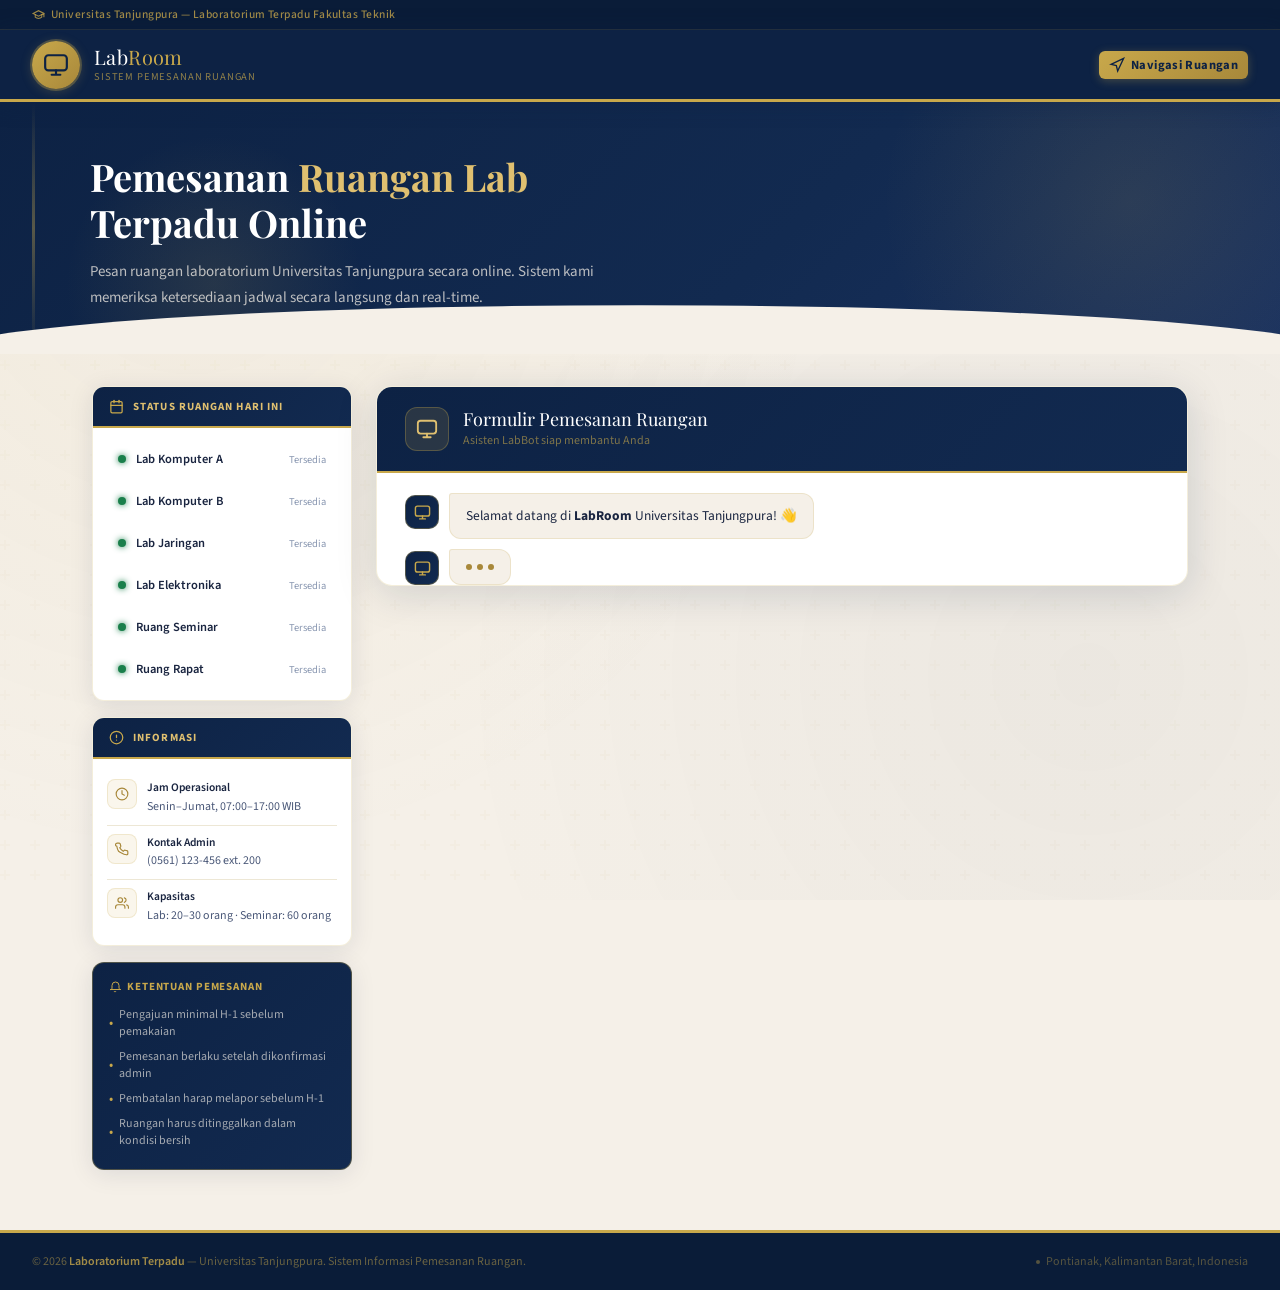
<file: index.html>
<!DOCTYPE html>
<html lang="id">
<head>
<meta charset="UTF-8">
<meta name="viewport" content="width=device-width, initial-scale=1.0">
<title>LabRoom — Sistem Pemesanan Ruangan Lab Terpadu | Universitas Tanjungpura</title>
<link href="https://fonts.googleapis.com/css2?family=Playfair+Display:wght@400;600;700&family=Source+Sans+3:wght@300;400;500;600;700&display=swap" rel="stylesheet">
<link rel="stylesheet" href="css/user.css">
</head>
<body>

<!-- INSTITUTIONAL TOP BAR -->
<div class="inst-bar">
  <span>
    <svg viewBox="0 0 24 24" fill="none" stroke="currentColor" stroke-width="2" stroke-linecap="round" style="width:13px;height:13px"><path d="M22 10v6M2 10l10-5 10 5-10 5z"/><path d="M6 12v5c3 3 9 3 12 0v-5"/></svg>
    Universitas Tanjungpura — Laboratorium Terpadu Fakultas Teknik
  </span>
</div>

<!-- TOPBAR -->
<div class="topbar">
  <a href="#" class="logo">
    <div class="logo-emblem">
      <svg viewBox="0 0 24 24" fill="none" stroke="var(--navy)" stroke-width="2" stroke-linecap="round"><rect x="2" y="3" width="20" height="14" rx="3"/><path d="M8 21h8M12 17v4"/></svg>
    </div>
    <div class="logo-texts">
      <div class="logo-main">Lab<span>Room</span></div>
      <div class="logo-sub">Sistem Pemesanan Ruangan</div>
    </div>
  </a>

  <div class="topbar-right">
    <a href="https://navigasi-upa.vercel.app/" class="nav-link btn-nav" target="_blank">
      <svg viewBox="0 0 24 24" fill="none" stroke="currentColor" stroke-width="2" stroke-linecap="round" style="width:16px;height:16px;margin-right:6px">
        <polygon points="3 11 22 2 13 21 11 13 3 11"/>
      </svg>
      Navigasi Ruangan
    </a>
  </div>
</div>

<!-- HERO -->
<div class="hero">
  <div class="hero-bg">
    <div class="hero-bg-circle"></div>
    <div class="hero-bg-circle"></div>
  </div>
  <div class="hero-line"></div>
  <div class="hero-content">
    <h1>Pemesanan <span>Ruangan Lab</span><br>Terpadu Online</h1>
    <p>Pesan ruangan laboratorium Universitas Tanjungpura secara online. Sistem kami memeriksa ketersediaan jadwal secara langsung dan real-time.</p>
  </div>
</div>

<!-- MAIN -->
<div class="main-layout">

  <!-- SIDEBAR -->
  <div class="sidebar">

    <!-- Room Status -->
    <div class="s-card anim-ready">
      <div class="s-card-header">
        <svg viewBox="0 0 24 24" fill="none" stroke="currentColor" stroke-width="2" stroke-linecap="round"><rect x="3" y="4" width="18" height="18" rx="2"/><line x1="16" y1="2" x2="16" y2="6"/><line x1="8" y1="2" x2="8" y2="6"/><line x1="3" y1="10" x2="21" y2="10"/></svg>
        <div class="s-card-title">Status Ruangan Hari Ini</div>
      </div>
      <div class="s-card-body" id="room-status-list"></div>
    </div>

    <!-- Info -->
    <div class="s-card anim-ready">
      <div class="s-card-header">
        <svg viewBox="0 0 24 24" fill="none" stroke="currentColor" stroke-width="2" stroke-linecap="round"><circle cx="12" cy="12" r="10"/><line x1="12" y1="8" x2="12" y2="12"/><line x1="12" y1="16" x2="12.01" y2="16"/></svg>
        <div class="s-card-title">Informasi</div>
      </div>
      <div class="s-card-body">
        <div class="info-row">
          <div class="iicon"><svg viewBox="0 0 24 24" fill="none" stroke="currentColor" stroke-width="2" stroke-linecap="round"><circle cx="12" cy="12" r="10"/><polyline points="12 6 12 12 16 14"/></svg></div>
          <div class="itext"><strong>Jam Operasional</strong>Senin–Jumat, 07:00–17:00 WIB</div>
        </div>
        <div class="info-row">
          <div class="iicon"><svg viewBox="0 0 24 24" fill="none" stroke="currentColor" stroke-width="2" stroke-linecap="round"><path d="M22 16.92v3a2 2 0 01-2.18 2 19.79 19.79 0 01-8.63-3.07A19.5 19.5 0 016.19 16a19.79 19.79 0 01-3.07-8.63A2 2 0 014.11 2h3a2 2 0 012 1.72c.127.96.361 1.903.7 2.81a2 2 0 01-.45 2.11L8.09 9.91a16 16 0 006 6l1.27-1.27a2 2 0 012.11-.45c.907.339 1.85.573 2.81.7A2 2 0 0122 16.92z"/></svg></div>
          <div class="itext"><strong>Kontak Admin</strong>(0561) 123-456 ext. 200</div>
        </div>
        <div class="info-row">
          <div class="iicon"><svg viewBox="0 0 24 24" fill="none" stroke="currentColor" stroke-width="2" stroke-linecap="round"><path d="M17 21v-2a4 4 0 00-4-4H5a4 4 0 00-4 4v2"/><circle cx="9" cy="7" r="4"/><path d="M23 21v-2a4 4 0 00-3-3.87"/><path d="M16 3.13a4 4 0 010 7.75"/></svg></div>
          <div class="itext"><strong>Kapasitas</strong>Lab: 20–30 orang · Seminar: 60 orang</div>
        </div>
      </div>
    </div>

    <!-- Notice -->
    <div class="notice-card anim-ready">
      <div class="notice-title">
        <svg viewBox="0 0 24 24" fill="none" stroke="currentColor" stroke-width="2" stroke-linecap="round"><path d="M22 17H2a3 3 0 004-3V9a7 7 0 0114 0v5a3 3 0 004 3zM13.73 21a2 2 0 01-3.46 0"/></svg>
        Ketentuan Pemesanan
      </div>
      <div class="notice-item">Pengajuan minimal H-1 sebelum pemakaian</div>
      <div class="notice-item">Pemesanan berlaku setelah dikonfirmasi admin</div>
      <div class="notice-item">Pembatalan harap melapor sebelum H-1</div>
      <div class="notice-item">Ruangan harus ditinggalkan dalam kondisi bersih</div>
    </div>

  </div>

  <!-- MAIN COL -->
  <div class="main-col">
    <div class="form-panel">
      <div class="form-panel-header">
        <div class="fph-left">
          <div class="fph-icon">
            <svg viewBox="0 0 24 24" fill="none" stroke="currentColor" stroke-width="2" stroke-linecap="round"><rect x="2" y="3" width="20" height="14" rx="3"/><path d="M8 21h8M12 17v4"/></svg>
          </div>
          <div>
            <div class="fph-title">Formulir Pemesanan Ruangan</div>
            <div class="fph-sub">
              Asisten LabBot siap membantu Anda
            </div>
          </div>
        </div>
      </div>

      <!-- BOT MESSAGES -->
      <div class="bot-messages" id="messages"></div>
    </div>
  </div>

</div>

<!-- ROOM CALENDAR POPUP -->
<div class="rc-overlay" id="rc-overlay">
  <div class="rc-modal">
    <div class="rc-modal-header">
      <div>
        <div class="rc-modal-title" id="rc-title">Jadwal Ruangan</div>
        <div class="rc-modal-sub" id="rc-sub"></div>
      </div>
      <button onclick="closeRoomCal()" class="rc-close-btn">✕ Tutup</button>
    </div>
    <div class="rc-nav">
      <button onclick="rcNav(-1)" class="rc-nav-btn">&#8249;</button>
      <div id="rc-month-lbl" class="rc-month-lbl"></div>
      <button onclick="rcNav(1)" class="rc-nav-btn">&#8250;</button>
    </div>
    <div id="rc-grid" style="display:grid;grid-template-columns:repeat(7,1fr);gap:3px;margin-bottom:12px"></div>
    <div class="rc-legend">
      <div class="rc-legend-item"><div class="rc-legend-dot" style="background:var(--green)"></div><span>Tersedia</span></div>
      <div class="rc-legend-item"><div class="rc-legend-dot" style="background:var(--gold)"></div><span>Ada reservasi</span></div>
    </div>
    <div id="rc-detail" style="display:none">
      <div style="font-size:11px;font-weight:700;color:var(--text3);text-transform:uppercase;letter-spacing:.07em;margin-bottom:9px" id="rc-det-title"></div>
      <div id="rc-det-list"></div>
    </div>
  </div>
</div>

<!-- FOOTER -->
<div class="footer">
  <div class="footer-left">© 2026 <strong>Laboratorium Terpadu</strong> — Universitas Tanjungpura. Sistem Informasi Pemesanan Ruangan.</div>
  <div class="footer-right">Pontianak, Kalimantan Barat, Indonesia</div>
</div>

<!-- JS Parts -->
<script src="js/user_parts/utils.js"></script>
<script src="js/user_parts/ui_helpers.js"></script>
<script src="js/user_parts/sidebar.js"></script>
<script src="js/user_parts/calendar_popup.js"></script>
<script src="js/user_parts/chatbot.js"></script>
<script src="js/user_parts/form_calendar.js"></script>
<script src="js/user_parts/form_logic.js"></script>
<script src="js/user_parts/timeline.js"></script>
<script src="js/user.js"></script>
</body>
</html>
</file>
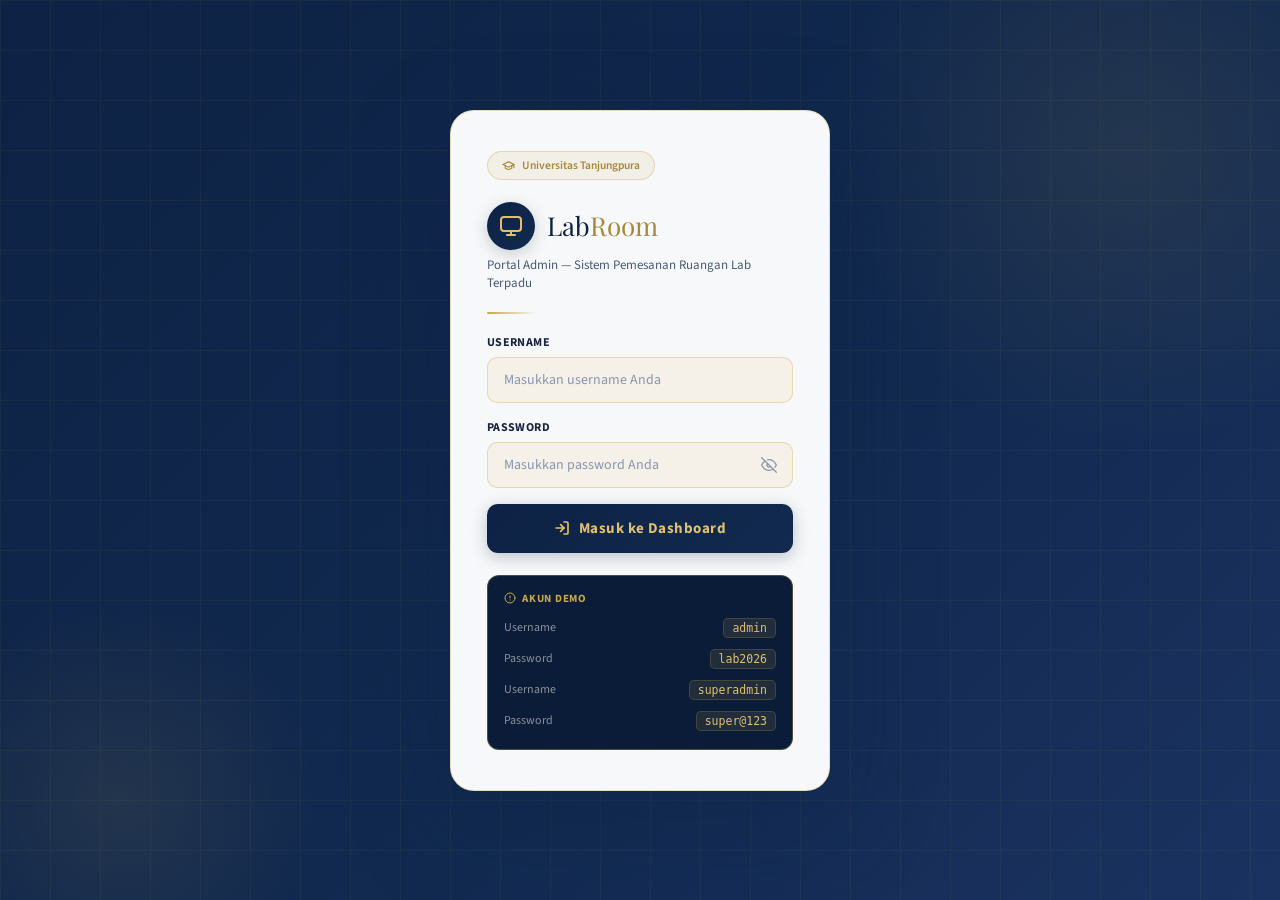
<file: ADMIN.html>
<!DOCTYPE html>
<html lang="id">
<head>
<meta charset="UTF-8">
<meta name="viewport" content="width=device-width, initial-scale=1.0">
<title>LabRoom — Admin Panel | Universitas Tanjungpura</title>
<link href="https://fonts.googleapis.com/css2?family=Playfair+Display:wght@400;600;700&family=Source+Sans+3:wght@300;400;500;600;700&display=swap" rel="stylesheet">
<style>
*,*::before,*::after{box-sizing:border-box;margin:0;padding:0}
:root{
  --navy:#0D2244;--navy2:#0A1C38;--navy3:#122A50;
  --gold:#C8A84B;--gold2:#A8883A;--gold3:#E0C070;
  --gold-bg:rgba(200,168,75,.10);
  --cream:#F5F0E8;--cream2:#EDE7D5;--white:#FFFFFF;
  --border:rgba(200,168,75,.20);--border2:rgba(200,168,75,.35);
  --text:#1A2540;--text2:#4A5878;--text3:#8896B0;
  --green:#1A7F4B;--green-bg:rgba(26,127,75,.10);
  --red:#C0392B;--red-bg:rgba(192,57,43,.10);
  --amber:#C8860A;--amber-bg:rgba(200,134,10,.10);
  --card:#FFFFFF;
  --font:'Source Sans 3',sans-serif;--display:'Playfair Display',serif;
  --shadow:0 4px 24px rgba(13,34,68,.10);--shadow2:0 8px 40px rgba(13,34,68,.15);
}
html,body{height:100%;font-family:var(--font);color:var(--text);overflow-x:hidden}
body{background:var(--cream)}
body::before{content:'';position:fixed;inset:0;background:radial-gradient(circle at 15% 25%,rgba(200,168,75,.04) 0%,transparent 50%),radial-gradient(circle at 85% 75%,rgba(13,34,68,.03) 0%,transparent 50%);pointer-events:none;z-index:0}
@keyframes fadeIn{from{opacity:0}to{opacity:1}}
@keyframes fadeUp{from{opacity:0;transform:translateY(12px)}to{opacity:1;transform:translateY(0)}}
@keyframes popIn{from{opacity:0;transform:scale(.88) translateY(8px)}to{opacity:1;transform:scale(1) translateY(0)}}
@keyframes spin{to{transform:rotate(360deg)}}
@keyframes blink{0%,100%{opacity:1}50%{opacity:.3}}
@keyframes pulse{0%,100%{box-shadow:0 0 0 0 rgba(192,57,43,.4)}50%{box-shadow:0 0 0 6px rgba(192,57,43,0)}}
@keyframes float1{0%,100%{transform:translate(0,0)}50%{transform:translate(-20px,18px)}}
@keyframes float2{0%,100%{transform:translate(0,0)}50%{transform:translate(18px,-20px)}}
/* LOGIN */
#login-page{display:flex;min-height:100vh;align-items:center;justify-content:center;position:relative;overflow:hidden;background:linear-gradient(135deg,var(--navy) 0%,var(--navy3) 60%,#1A3260 100%)}
#login-page.hidden{display:none!important}
.lbg{position:absolute;border-radius:50%;pointer-events:none;background:radial-gradient(circle,rgba(200,168,75,.10) 0%,transparent 70%)}
.lbg:nth-child(1){width:600px;height:600px;top:-150px;right:-150px;animation:float1 9s ease-in-out infinite}
.lbg:nth-child(2){width:400px;height:400px;bottom:-100px;left:-80px;animation:float2 11s ease-in-out infinite}
.lgrid{position:absolute;inset:0;pointer-events:none;background-image:linear-gradient(rgba(200,168,75,.05) 1px,transparent 1px),linear-gradient(90deg,rgba(200,168,75,.05) 1px,transparent 1px);background-size:50px 50px}
.lbox{position:relative;z-index:10;width:100%;max-width:420px;padding:0 20px;animation:fadeUp .6s ease both}
.lcard{background:rgba(255,255,255,.97);border:1px solid var(--border2);border-radius:24px;padding:40px 36px;box-shadow:0 32px 100px rgba(13,34,68,.4)}
.luniv{display:inline-flex;align-items:center;gap:7px;padding:5px 14px;border-radius:20px;background:var(--gold-bg);border:1px solid var(--border2);font-size:11.5px;font-weight:600;color:var(--gold2);margin-bottom:22px}
.luniv svg{width:13px;height:13px}
.llogo{display:flex;align-items:center;gap:12px;margin-bottom:6px}
.lem{width:48px;height:48px;border-radius:50%;background:linear-gradient(135deg,var(--navy),var(--navy3));display:flex;align-items:center;justify-content:center;box-shadow:0 4px 16px rgba(13,34,68,.2)}
.lem svg{width:24px;height:24px;color:var(--gold3)}
.ltxt{font-family:var(--display);font-size:26px;color:var(--navy)}
.ltxt span{color:var(--gold2)}
.lsub{font-size:13px;color:var(--text2);margin-bottom:4px}
.ldiv{height:2px;background:linear-gradient(90deg,var(--gold),transparent);margin:20px 0;width:50px;border-radius:1px}
.llbl{font-size:12px;font-weight:700;color:var(--text);margin-bottom:6px;display:block;letter-spacing:.03em;text-transform:uppercase}
.lf{margin-bottom:16px}
.lfw{position:relative}
.linp{width:100%;background:var(--cream);border:1.5px solid var(--border2);border-radius:10px;padding:12px 16px;font-size:14px;font-family:var(--font);color:var(--text);outline:none;transition:all .2s}
.linp:focus{border-color:var(--gold);background:var(--white);box-shadow:0 0 0 3px rgba(200,168,75,.12)}
.linp::placeholder{color:var(--text3)}
.linp.err{border-color:var(--red);background:#fff8f7}
.tpw{position:absolute;right:12px;top:50%;transform:translateY(-50%);background:none;border:none;cursor:pointer;color:var(--text3);padding:4px;transition:color .2s}
.tpw:hover{color:var(--gold2)}
.tpw svg{width:16px;height:16px;display:block}
.lerr{font-size:12.5px;color:var(--red);background:var(--red-bg);border:1px solid rgba(192,57,43,.25);border-radius:9px;padding:9px 13px;margin-bottom:14px;display:none;align-items:center;gap:8px}
.lerr.show{display:flex}
.lerr svg{width:14px;height:14px;flex-shrink:0}
.lbtn{width:100%;padding:14px;border-radius:11px;margin-top:4px;background:linear-gradient(135deg,var(--navy),var(--navy3));border:none;color:var(--gold3);font-size:15px;font-weight:700;font-family:var(--font);cursor:pointer;transition:all .25s;display:flex;align-items:center;justify-content:center;gap:9px;box-shadow:0 4px 16px rgba(13,34,68,.25);letter-spacing:.03em}
.lbtn:hover{transform:translateY(-2px);box-shadow:0 8px 24px rgba(13,34,68,.35)}
.lbtn:disabled{opacity:.5;cursor:not-allowed;transform:none}
.lbtn svg{width:16px;height:16px}
.lhint{margin-top:22px;padding:15px 16px;background:var(--navy2);border:1px solid var(--border2);border-radius:12px}
.lhttl{font-size:11px;font-weight:700;color:var(--gold);margin-bottom:9px;display:flex;align-items:center;gap:6px;text-transform:uppercase;letter-spacing:.07em}
.lhttl svg{width:12px;height:12px}
.lhrow{display:flex;justify-content:space-between;align-items:center;font-size:12px;color:rgba(245,240,232,.55);padding:3px 0}
.lhval{color:var(--gold3);font-family:monospace;background:rgba(200,168,75,.12);border:1px solid rgba(200,168,75,.2);padding:2px 8px;border-radius:5px;font-size:11.5px}
/* ADMIN */
#admin-page{display:none;flex-direction:column;min-height:100vh;position:relative;z-index:1}
#admin-page.active{display:flex}
.inst-bar{background:var(--navy2);color:rgba(200,168,75,.75);font-size:11.5px;font-weight:500;letter-spacing:.04em;padding:6px 24px;display:flex;align-items:center;justify-content:space-between;border-bottom:1px solid rgba(200,168,75,.15);flex-shrink:0;animation:fadeIn .5s ease}
.idot{width:5px;height:5px;border-radius:50%;background:var(--gold);display:inline-block;animation:blink 2.5s infinite;margin-right:4px}
.topbar{background:var(--navy);border-bottom:3px solid var(--gold);padding:0 24px;height:64px;display:flex;align-items:center;justify-content:space-between;position:sticky;top:0;z-index:100;box-shadow:0 2px 20px rgba(13,34,68,.4);flex-shrink:0;animation:fadeIn .4s ease}
.logo{display:flex;align-items:center;gap:12px}
.lem2{width:40px;height:40px;border-radius:50%;background:linear-gradient(135deg,var(--gold),var(--gold2));display:flex;align-items:center;justify-content:center;box-shadow:0 0 0 2px rgba(200,168,75,.3);transition:transform .3s;cursor:pointer}
.lem2:hover{transform:rotate(8deg) scale(1.05)}
.lem2 svg{width:20px;height:20px}
.ltxts{display:flex;flex-direction:column}
.lmain{font-family:var(--display);font-size:19px;color:var(--white);line-height:1.1}
.lmain span{color:var(--gold)}
.abadge{display:inline-flex;align-items:center;gap:4px;padding:2px 8px;border-radius:5px;background:rgba(200,168,75,.15);border:1px solid rgba(200,168,75,.3);font-size:10px;font-weight:700;color:var(--gold);letter-spacing:.06em;margin-top:2px;width:fit-content;text-transform:uppercase}
.abadge svg{width:9px;height:9px}
.tr{display:flex;align-items:center;gap:10px}
.uchip{display:flex;align-items:center;gap:8px;padding:5px 14px 5px 6px;border-radius:20px;background:rgba(255,255,255,.07);border:1px solid rgba(200,168,75,.2)}
.uav{width:28px;height:28px;border-radius:50%;background:linear-gradient(135deg,var(--gold),var(--gold2));display:flex;align-items:center;justify-content:center}
.uav svg{width:13px;height:13px;color:var(--navy)}
.uname{font-size:12.5px;font-weight:600;color:rgba(245,240,232,.85)}
.bsm{padding:6px 14px;border-radius:8px;font-size:12.5px;font-weight:600;cursor:pointer;border:1px solid rgba(200,168,75,.2);background:transparent;color:rgba(245,240,232,.55);font-family:var(--font);transition:all .2s;display:inline-flex;align-items:center;gap:5px}
.bsm:hover{background:rgba(255,255,255,.07);color:var(--gold);border-color:var(--gold)}
.bsm svg{width:13px;height:13px}
.bsm.danger:hover{border-color:var(--red);color:var(--red)}
.abody{display:flex;flex:1;overflow:hidden}
.aside{width:224px;background:var(--navy2);border-right:1px solid rgba(200,168,75,.12);padding:18px 0;flex-shrink:0;overflow-y:auto;height:calc(100vh - 107px);position:sticky;top:0}
.aside::-webkit-scrollbar{width:3px}
.aside::-webkit-scrollbar-thumb{background:rgba(200,168,75,.2);border-radius:2px}
.asl{margin-bottom:4px}
.asll{font-size:10px;font-weight:700;color:rgba(200,168,75,.45);text-transform:uppercase;letter-spacing:.12em;padding:10px 18px 5px}
.asi{display:flex;align-items:center;gap:9px;padding:9px 18px;font-size:12.5px;color:rgba(245,240,232,.5);cursor:pointer;transition:all .15s;border-left:3px solid transparent}
.asi:hover{background:rgba(200,168,75,.07);color:rgba(245,240,232,.85)}
.asi.active{background:rgba(200,168,75,.1);color:var(--gold3);border-left-color:var(--gold)}
.asi svg{width:14px;height:14px;flex-shrink:0}
.ab{margin-left:auto;padding:2px 7px;border-radius:10px;font-size:10.5px;font-weight:700}
.ab.gold{background:rgba(200,168,75,.2);color:var(--gold3)}
.ab.red{background:var(--red);color:#fff;animation:pulse 2s infinite}
.ab.green{background:var(--green);color:#fff}
.ab.dim{background:rgba(200,168,75,.1);color:rgba(200,168,75,.5)}
.adiv{height:1px;background:rgba(200,168,75,.1);margin:6px 14px}
.main{flex:1;padding:26px 28px;overflow-y:auto;height:calc(100vh - 107px)}
.main::-webkit-scrollbar{width:5px}
.main::-webkit-scrollbar-thumb{background:var(--border);border-radius:3px}
.psec{display:none}
.psec.active{display:block;animation:fadeUp .3s ease}
.ph{display:flex;align-items:flex-start;justify-content:space-between;margin-bottom:22px;padding-bottom:18px;border-bottom:1px solid var(--cream2)}
.pt{font-family:var(--display);font-size:24px;color:var(--navy)}
.ps{font-size:13px;color:var(--text3);margin-top:3px}
.phact{display:flex;gap:8px}
.bprim{padding:9px 20px;border-radius:9px;background:linear-gradient(135deg,var(--navy),var(--navy3));border:none;color:var(--gold3);font-size:13px;font-weight:700;font-family:var(--font);cursor:pointer;transition:all .2s;display:inline-flex;align-items:center;gap:6px;box-shadow:0 2px 10px rgba(13,34,68,.2)}
.bprim:hover{transform:translateY(-1px);box-shadow:0 4px 16px rgba(13,34,68,.3)}
.bprim svg{width:14px;height:14px}
.bsec{padding:8px 16px;border-radius:9px;background:var(--white);border:1.5px solid var(--border2);color:var(--text2);font-size:13px;font-weight:600;font-family:var(--font);cursor:pointer;transition:all .2s;display:inline-flex;align-items:center;gap:6px}
.bsec:hover{border-color:var(--gold);color:var(--gold2);background:var(--gold-bg)}
.bsec svg{width:13px;height:13px}
/* STATS */
.stats{display:grid;grid-template-columns:repeat(4,1fr);gap:14px;margin-bottom:24px}
.stat{background:var(--card);border:1.5px solid var(--border);border-radius:14px;padding:18px 20px;cursor:pointer;transition:all .2s;box-shadow:var(--shadow);position:relative;overflow:hidden}
.stat::after{content:'';position:absolute;bottom:0;left:0;right:0;height:3px;background:var(--sa,var(--gold));opacity:.5}
.stat:nth-child(1){animation:fadeUp .35s .05s both}
.stat:nth-child(2){animation:fadeUp .35s .10s both}
.stat:nth-child(3){animation:fadeUp .35s .15s both}
.stat:nth-child(4){animation:fadeUp .35s .20s both}
.stat:hover{transform:translateY(-3px);box-shadow:var(--shadow2);border-color:var(--border2)}
.slbl{font-size:11px;color:var(--text3);font-weight:700;margin-bottom:10px;text-transform:uppercase;letter-spacing:.07em}
.sval{font-size:34px;font-weight:700;color:var(--navy);line-height:1;font-family:var(--display)}
.sval.amber{color:var(--amber);--sa:var(--amber)}
.sval.green{color:var(--green);--sa:var(--green)}
.sval.red{color:var(--red);--sa:var(--red)}
.ssub{font-size:11.5px;color:var(--text3);margin-top:5px}
.sico{position:absolute;right:16px;top:50%;transform:translateY(-50%);width:40px;height:40px;border-radius:10px;display:flex;align-items:center;justify-content:center;background:var(--sib,var(--gold-bg))}
.sico svg{width:20px;height:20px}
/* SECTION TITLE */
.stitle{font-size:11.5px;font-weight:700;color:var(--text2);text-transform:uppercase;letter-spacing:.08em;margin-bottom:12px;display:flex;align-items:center;justify-content:space-between}
.stitle-l{display:flex;align-items:center;gap:8px}
.stitle-l::before{content:'';display:inline-block;width:3px;height:14px;background:var(--gold);border-radius:2px}
/* FILTER */
.fbar{display:flex;gap:7px;margin-bottom:14px;flex-wrap:wrap;align-items:center}
.fb{padding:7px 14px;border-radius:8px;font-size:12.5px;font-weight:600;cursor:pointer;border:1.5px solid var(--border2);background:var(--white);color:var(--text2);font-family:var(--font);transition:all .15s;display:inline-flex;align-items:center;gap:5px}
.fb:hover{border-color:var(--gold);color:var(--gold2);background:var(--gold-bg)}
.fb.active{background:var(--navy);border-color:var(--navy);color:var(--gold3)}
.fb.active-amber{background:var(--amber-bg);color:var(--amber);border-color:rgba(200,134,10,.4)}
.fb.active-green{background:var(--green-bg);color:var(--green);border-color:rgba(26,127,75,.4)}
.fb.active-red{background:var(--red-bg);color:var(--red);border-color:rgba(192,57,43,.4)}
.fc{padding:1px 6px;border-radius:7px;font-size:10.5px;font-weight:700;background:rgba(13,34,68,.07)}
.fb.active .fc{background:rgba(200,168,75,.2);color:var(--gold3)}
.fsc{flex:1;max-width:260px;background:var(--white);border:1.5px solid var(--border2);border-radius:9px;padding:8px 14px;font-size:13px;font-family:var(--font);color:var(--text);outline:none;transition:all .2s}
.fsc:focus{border-color:var(--gold);box-shadow:0 0 0 3px rgba(200,168,75,.1)}
.fsc::placeholder{color:var(--text3)}
/* TABLE */
.btbl{background:var(--card);border:1px solid var(--border);border-radius:14px;overflow:hidden;box-shadow:var(--shadow)}
.thd{display:grid;grid-template-columns:1.3fr 1fr .9fr 1.1fr .8fr 160px;padding:11px 20px;background:linear-gradient(135deg,var(--navy),var(--navy3));border-bottom:2px solid var(--gold);font-size:10.5px;font-weight:700;color:rgba(200,168,75,.65);text-transform:uppercase;letter-spacing:.08em;gap:10px;align-items:center}
.brow{display:grid;grid-template-columns:1.3fr 1fr .9fr 1.1fr .8fr 160px;padding:14px 20px;gap:10px;border-bottom:1px solid var(--cream2);align-items:center;transition:background .15s;animation:fadeUp .25s ease}
.brow:last-child{border-bottom:none}
.brow:hover{background:rgba(200,168,75,.04)}
.c{font-size:13px;color:var(--text)}
.cs{font-size:11px;color:var(--text3);margin-top:2px}
.cn{font-weight:700;color:var(--navy)}
.tag{display:inline-flex;align-items:center;gap:4px;padding:3px 10px;border-radius:6px;font-size:11.5px;font-weight:600}
.tag.pending{background:var(--amber-bg);color:var(--amber);border:1px solid rgba(200,134,10,.2)}
.tag.approved{background:var(--green-bg);color:var(--green);border:1px solid rgba(26,127,75,.2)}
.tag.rejected{background:var(--red-bg);color:var(--red);border:1px solid rgba(192,57,43,.2)}
.tdot{width:5px;height:5px;border-radius:50%;background:currentColor}
.cbg{display:inline-flex;align-items:center;gap:3px;padding:1px 6px;border-radius:5px;font-size:10px;font-weight:700;background:var(--amber-bg);color:var(--amber);border:1px solid rgba(200,134,10,.2);margin-left:6px;vertical-align:middle}
.acts{display:flex;gap:5px;flex-wrap:wrap}
.ab2{padding:5px 11px;border-radius:7px;font-size:12px;font-weight:600;cursor:pointer;border:none;font-family:var(--font);transition:all .15s;white-space:nowrap}
.ab2.ap{background:var(--green-bg);color:var(--green);border:1px solid rgba(26,127,75,.2)}.ab2.ap:hover{background:var(--green);color:#fff}
.ab2.ar{background:var(--red-bg);color:var(--red);border:1px solid rgba(192,57,43,.2)}.ab2.ar:hover{background:var(--red);color:#fff}
.ab2.vw{background:var(--gold-bg);color:var(--gold2);border:1px solid var(--border2)}.ab2.vw:hover{background:var(--navy);color:var(--gold3);border-color:var(--navy)}
.es{padding:52px;text-align:center;color:var(--text3)}
.es svg{width:44px;height:44px;margin:0 auto 14px;display:block;color:var(--cream2)}
/* ROOM PANEL */
.rsc{background:var(--card);border:1px solid var(--border);border-radius:12px;padding:15px 18px;display:flex;align-items:center;justify-content:space-between;gap:12px;box-shadow:var(--shadow);transition:all .2s}
.rsc:hover{border-color:var(--border2);transform:translateY(-2px);box-shadow:var(--shadow2)}
.rsn{font-size:14px;font-weight:700;color:var(--navy);margin-bottom:3px}
.rsd{font-size:12px;color:var(--text3)}
.rstag{display:inline-flex;align-items:center;gap:5px;padding:4px 11px;border-radius:7px;font-size:11.5px;font-weight:600}
.rstag.available{background:var(--green-bg);color:var(--green);border:1px solid rgba(26,127,75,.2)}
.rstag.maintenance{background:var(--amber-bg);color:var(--amber);border:1px solid rgba(200,134,10,.2)}
.rstag.closed{background:var(--red-bg);color:var(--red);border:1px solid rgba(192,57,43,.2)}
.ber{padding:6px 13px;border-radius:8px;font-size:12px;font-weight:600;cursor:pointer;border:1.5px solid var(--border2);background:var(--cream);color:var(--text2);font-family:var(--font);transition:all .15s}
.ber:hover{background:var(--navy);border-color:var(--navy);color:var(--gold3)}
/* ROOM CAL */
.rcd{border-radius:7px;padding:5px 3px;text-align:center;cursor:pointer;transition:all .15s;min-height:42px;display:flex;flex-direction:column;align-items:center;gap:2px}
.rcd:hover{background:var(--cream2)}
.rcd.today{border:1.5px solid var(--navy);background:rgba(13,34,68,.04)}
.rcd.hasbk{background:rgba(200,168,75,.1)}
.rcd.sel{background:var(--navy);border:1.5px solid var(--navy)}
.rcd.sel .rcdn{color:var(--gold3)!important}
.rcd.empty{cursor:default;pointer-events:none}
.rcdn{font-size:12px;font-weight:600;color:var(--text2)}
.rcd.today .rcdn{color:var(--navy)}
.rcd.hasbk .rcdn{color:var(--gold2)}
.drow{display:flex;gap:2px;flex-wrap:wrap;justify-content:center}
.dd{width:5px;height:5px;border-radius:50%;background:var(--gold)}
.rch{font-size:9.5px;font-weight:700;color:var(--text3);text-align:center;padding:3px 0;text-transform:uppercase;letter-spacing:.05em}
.rci{background:var(--cream);border:1px solid var(--border);border-radius:10px;padding:10px 14px;margin-bottom:7px;display:flex;justify-content:space-between;align-items:center;transition:all .15s}
.rci:hover{border-color:var(--border2);background:var(--white)}
.rcii{font-size:12.5px;color:var(--text)}
.rcit{font-size:11.5px;color:var(--text3);margin-top:3px}
.rcia{display:flex;gap:5px;flex-shrink:0}
.rcb{padding:5px 10px;border-radius:7px;font-size:11.5px;font-weight:600;cursor:pointer;border:none;font-family:var(--font);transition:all .15s}
.rcb.ed{background:var(--gold-bg);color:var(--gold2);border:1px solid var(--border)}.rcb.ed:hover{background:var(--navy);color:var(--gold3)}
.rcb.dl{background:var(--red-bg);color:var(--red);border:1px solid rgba(192,57,43,.2)}.rcb.dl:hover{background:var(--red);color:#fff}
.tsm{font-size:10px;padding:2px 7px;border-radius:5px;font-weight:700}
.tsm.approved{background:var(--green-bg);color:var(--green)}
.tsm.pending{background:var(--amber-bg);color:var(--amber)}
.tsm.rejected{background:var(--red-bg);color:var(--red)}
/* MODAL */
.ov{display:none;position:fixed;inset:0;background:rgba(13,34,68,.6);backdrop-filter:blur(6px);z-index:300;align-items:center;justify-content:center;padding:20px}
.ov.show{display:flex}
.modal{background:var(--white);border:1px solid var(--border2);border-radius:20px;padding:28px;width:100%;max-width:460px;animation:popIn .25s cubic-bezier(.34,1.56,.64,1);max-height:90vh;overflow-y:auto;box-shadow:0 24px 80px rgba(13,34,68,.3)}
.mhd{margin-bottom:20px}
.mttl{font-family:var(--display);font-size:20px;color:var(--navy);margin-bottom:4px}
.msub{font-size:12.5px;color:var(--text3)}
.mf{margin-bottom:14px}
.ml{font-size:10.5px;color:var(--text3);font-weight:700;margin-bottom:5px;text-transform:uppercase;letter-spacing:.06em}
.mv{background:var(--cream);border:1px solid var(--border2);border-radius:9px;padding:10px 14px;font-size:13.5px;color:var(--text);font-weight:500}
.mwarn{background:var(--amber-bg);border:1px solid rgba(200,134,10,.3);border-radius:9px;padding:10px 14px;font-size:12.5px;color:var(--amber);margin-top:6px;display:none;align-items:flex-start;gap:8px}
.mwarn.show{display:flex}
.mwarn svg{width:14px;height:14px;flex-shrink:0;margin-top:2px}
.mac{display:flex;gap:8px;margin-top:20px;flex-wrap:wrap}
.mb{flex:1;padding:12px;border-radius:11px;font-size:13.5px;font-weight:700;cursor:pointer;border:none;font-family:var(--font);transition:all .2s;min-width:80px}
.mb.apc{background:linear-gradient(135deg,var(--green),#15693e);color:#fff;box-shadow:0 2px 10px rgba(26,127,75,.2)}.mb.apc:hover{transform:translateY(-1px);box-shadow:0 4px 16px rgba(26,127,75,.3)}
.mb.rjc{background:var(--red-bg);color:var(--red);border:1.5px solid rgba(192,57,43,.3)}.mb.rjc:hover{background:var(--red);color:#fff}
.mb.cnc{background:var(--cream);color:var(--text2);border:1.5px solid var(--border2)}.mb.cnc:hover{background:var(--cream2)}
.mb.svc{background:linear-gradient(135deg,var(--navy),var(--navy3));color:var(--gold3)}.mb.svc:hover{transform:translateY(-1px);box-shadow:0 4px 14px rgba(13,34,68,.25)}
.mtl{margin:14px 0}
.mtll{font-size:11.5px;color:var(--text3);margin-bottom:7px;font-weight:600}
.mtlb{position:relative;height:24px;background:var(--cream);border:1px solid var(--border);border-radius:6px;overflow:hidden}
.mtls{position:absolute;top:3px;bottom:3px;border-radius:4px;font-size:9.5px;font-weight:700;display:flex;align-items:center;justify-content:center;padding:0 3px;overflow:hidden;white-space:nowrap}
.mtls.bkd{background:rgba(192,57,43,.25);border:1px solid rgba(192,57,43,.4);color:var(--red)}
.mtls.cur{background:rgba(200,134,10,.25);border:1px solid rgba(200,134,10,.45);color:var(--amber)}
.mtlt{display:flex;justify-content:space-between;margin-top:4px}
.mtlt span{font-size:9.5px;color:var(--text3)}
.fci{background:var(--cream);border:1.5px solid var(--border2);border-radius:9px;padding:10px 14px;font-size:13.5px;font-family:var(--font);color:var(--text);outline:none;transition:all .2s;width:100%}
.fci:focus{border-color:var(--gold);background:var(--white);box-shadow:0 0 0 3px rgba(200,168,75,.1)}
.stp{padding:8px 16px;border-radius:9px;font-size:12.5px;font-weight:600;cursor:pointer;border:2px solid transparent;font-family:var(--font);transition:all .15s;background:var(--cream);color:var(--text2)}
.stp.available.active{background:var(--green-bg);border-color:var(--green);color:var(--green)}
.stp.maintenance.active{background:var(--amber-bg);border-color:var(--amber);color:var(--amber)}
.stp.closed.active{background:var(--red-bg);border-color:var(--red);color:var(--red)}
/* TOAST */
.toast{position:fixed;bottom:28px;right:28px;z-index:500;padding:13px 20px;border-radius:12px;font-size:13.5px;font-weight:600;display:flex;align-items:center;gap:10px;animation:popIn .3s cubic-bezier(.34,1.56,.64,1);box-shadow:0 8px 32px rgba(13,34,68,.2);border:1px solid}
.toast.success{background:#f0faf5;color:var(--green);border-color:rgba(26,127,75,.25)}
.toast.error{background:#fdf0ee;color:var(--red);border-color:rgba(192,57,43,.25)}
.toast.warn{background:#fdf8ee;color:var(--amber);border-color:rgba(200,134,10,.25)}
.toast svg{width:16px;height:16px;flex-shrink:0}
/* FOOTER */
.afoot{background:var(--navy2);border-top:2px solid var(--gold);padding:12px 24px;font-size:11.5px;color:rgba(200,168,75,.45);display:flex;align-items:center;justify-content:space-between;flex-shrink:0}
@media(max-width:900px){.aside{display:none}.stats{grid-template-columns:repeat(2,1fr)}.thd,.brow{grid-template-columns:1.2fr 1fr .8fr 130px}.col-inst{display:none}}
</style>
</head>
<body>

<div id="login-page">
  <div class="lbg"></div><div class="lbg"></div><div class="lgrid"></div>
  <div class="lbox">
    <div class="lcard">
      <div class="luniv">
        <svg viewBox="0 0 24 24" fill="none" stroke="currentColor" stroke-width="2" stroke-linecap="round"><path d="M22 10v6M2 10l10-5 10 5-10 5z"/><path d="M6 12v5c3 3 9 3 12 0v-5"/></svg>
        Universitas Tanjungpura
      </div>
      <div class="llogo">
        <div class="lem">
          <svg viewBox="0 0 24 24" fill="none" stroke="currentColor" stroke-width="2" stroke-linecap="round"><rect x="2" y="3" width="20" height="14" rx="3"/><path d="M8 21h8M12 17v4"/></svg>
        </div>
        <div class="ltxt">Lab<span>Room</span></div>
      </div>
      <div class="lsub">Portal Admin — Sistem Pemesanan Ruangan Lab Terpadu</div>
      <div class="ldiv"></div>
      <div class="lf">
        <label class="llbl">Username</label>
        <div class="lfw"><input class="linp" id="inp-user" type="text" placeholder="Masukkan username Anda" onkeydown="if(event.key==='Enter')document.getElementById('inp-pw').focus()"/></div>
      </div>
      <div class="lf">
        <label class="llbl">Password</label>
        <div class="lfw">
          <input class="linp" id="inp-pw" type="password" placeholder="Masukkan password Anda" onkeydown="if(event.key==='Enter')doLogin()" style="padding-right:42px"/>
          <button class="tpw" onclick="togglePw()" type="button">
            <svg id="eye-off" viewBox="0 0 24 24" fill="none" stroke="currentColor" stroke-width="2" stroke-linecap="round"><path d="M17.94 17.94A10.07 10.07 0 0112 20c-7 0-11-8-11-8a18.45 18.45 0 015.06-5.94M9.9 4.24A9.12 9.12 0 0112 4c7 0 11 8 11 8a18.5 18.5 0 01-2.16 3.19m-6.72-1.07a3 3 0 11-4.24-4.24"/><line x1="1" y1="1" x2="23" y2="23"/></svg>
            <svg id="eye-on" style="display:none" viewBox="0 0 24 24" fill="none" stroke="currentColor" stroke-width="2" stroke-linecap="round"><path d="M1 12s4-8 11-8 11 8 11 8-4 8-11 8-11-8-11-8z"/><circle cx="12" cy="12" r="3"/></svg>
          </button>
        </div>
      </div>
      <div class="lerr" id="lerr">
        <svg viewBox="0 0 24 24" fill="none" stroke="currentColor" stroke-width="2" stroke-linecap="round"><circle cx="12" cy="12" r="10"/><line x1="12" y1="8" x2="12" y2="12"/><line x1="12" y1="16" x2="12.01" y2="16"/></svg>
        <span id="lerr-txt">Username atau password salah.</span>
      </div>
      <button class="lbtn" id="lbtn" onclick="doLogin()">
        <svg viewBox="0 0 24 24" fill="none" stroke="currentColor" stroke-width="2.5" stroke-linecap="round"><path d="M15 3h4a2 2 0 012 2v14a2 2 0 01-2 2h-4"/><polyline points="10 17 15 12 10 7"/><line x1="15" y1="12" x2="3" y2="12"/></svg>
        Masuk ke Dashboard
      </button>
      <div class="lhint">
        <div class="lhttl"><svg viewBox="0 0 24 24" fill="none" stroke="currentColor" stroke-width="2" stroke-linecap="round"><circle cx="12" cy="12" r="10"/><line x1="12" y1="8" x2="12" y2="12"/><line x1="12" y1="16" x2="12.01" y2="16"/></svg>Akun Demo</div>
        <div class="lhrow"><span>Username</span><span class="lhval">admin</span></div>
        <div class="lhrow" style="margin-top:5px"><span>Password</span><span class="lhval">lab2026</span></div>
        <div class="lhrow" style="margin-top:5px"><span>Username</span><span class="lhval">superadmin</span></div>
        <div class="lhrow" style="margin-top:5px"><span>Password</span><span class="lhval">super@123</span></div>
      </div>
    </div>
  </div>
</div>

<div id="admin-page">
  <div class="inst-bar">
    <span style="display:flex;align-items:center;gap:6px">
      <svg viewBox="0 0 24 24" fill="none" stroke="currentColor" stroke-width="2" stroke-linecap="round" style="width:13px;height:13px"><path d="M22 10v6M2 10l10-5 10 5-10 5z"/></svg>
      Universitas Tanjungpura — Laboratorium Terpadu Fakultas Teknik
    </span>
    <span><span class="idot"></span>Panel Admin Aktif</span>
  </div>

  <div class="topbar">
    <div class="logo">
      <div class="lem2"><svg viewBox="0 0 24 24" fill="none" stroke="var(--navy)" stroke-width="2" stroke-linecap="round"><rect x="2" y="3" width="20" height="14" rx="3"/><path d="M8 21h8M12 17v4"/></svg></div>
      <div class="ltxts">
        <div class="lmain">Lab<span>Room</span></div>
        <div class="abadge"><svg viewBox="0 0 24 24" fill="none" stroke="currentColor" stroke-width="2.5" stroke-linecap="round"><rect x="3" y="11" width="18" height="11" rx="2"/><path d="M7 11V7a5 5 0 0110 0v4"/></svg>Admin Panel</div>
      </div>
    </div>
    <div class="tr">
      <div class="uchip">
        <div class="uav"><svg viewBox="0 0 24 24" fill="none" stroke="currentColor" stroke-width="2.5" stroke-linecap="round"><path d="M20 21v-2a4 4 0 00-4-4H8a4 4 0 00-4 4v2"/><circle cx="12" cy="7" r="4"/></svg></div>
        <span class="uname" id="logged-user">—</span>
      </div>
      <button class="bsm danger" onclick="doLogout()">
        <svg viewBox="0 0 24 24" fill="none" stroke="currentColor" stroke-width="2" stroke-linecap="round"><path d="M9 21H5a2 2 0 01-2-2V5a2 2 0 012-2h4"/><polyline points="16 17 21 12 16 7"/><line x1="21" y1="12" x2="9" y2="12"/></svg>Keluar
      </button>
    </div>
  </div>

  <div class="abody">
    <div class="aside">
      <div class="asl"><div class="asll">Menu Utama</div>
        <div class="asi active" id="nav-dashboard" onclick="navTo('dashboard',this)"><svg viewBox="0 0 24 24" fill="none" stroke="currentColor" stroke-width="2" stroke-linecap="round"><rect x="3" y="3" width="7" height="7"/><rect x="14" y="3" width="7" height="7"/><rect x="14" y="14" width="7" height="7"/><rect x="3" y="14" width="7" height="7"/></svg>Dashboard</div>
      </div>
      <div class="adiv"></div>
      <div class="asl"><div class="asll">Reservasi</div>
        <div class="asi" id="nav-all" onclick="navTo('all',this)"><svg viewBox="0 0 24 24" fill="none" stroke="currentColor" stroke-width="2" stroke-linecap="round"><path d="M14 2H6a2 2 0 00-2 2v16a2 2 0 002 2h12a2 2 0 002-2V8z"/><polyline points="14 2 14 8 20 8"/></svg>Semua<span class="ab gold" id="a-total">0</span></div>
        <div class="asi" id="nav-pending" onclick="navTo('pending',this)"><svg viewBox="0 0 24 24" fill="none" stroke="currentColor" stroke-width="2" stroke-linecap="round"><circle cx="12" cy="12" r="10"/><polyline points="12 6 12 12 16 14"/></svg>Menunggu<span class="ab red" id="a-pending">0</span></div>
        <div class="asi" id="nav-approved" onclick="navTo('approved',this)"><svg viewBox="0 0 24 24" fill="none" stroke="currentColor" stroke-width="2" stroke-linecap="round"><polyline points="20 6 9 17 4 12"/></svg>Disetujui<span class="ab green" id="a-approved">0</span></div>
        <div class="asi" id="nav-rejected" onclick="navTo('rejected',this)"><svg viewBox="0 0 24 24" fill="none" stroke="currentColor" stroke-width="2" stroke-linecap="round"><line x1="18" y1="6" x2="6" y2="18"/><line x1="6" y1="6" x2="18" y2="18"/></svg>Ditolak<span class="ab dim" id="a-rejected">0</span></div>
      </div>
      <div class="adiv"></div>
      <div class="asl"><div class="asll">Ruangan</div><div id="aside-rooms"></div></div>
    </div>

    <div class="main">
      <div class="psec active" id="sec-dashboard">
        <div class="ph">
          <div><div class="pt">Dashboard</div><div class="ps">Ringkasan pemesanan dan kelola reservasi terbaru</div></div>
          <div class="phact">
            <button class="bsec" onclick="renderAdmin()"><svg viewBox="0 0 24 24" fill="none" stroke="currentColor" stroke-width="2" stroke-linecap="round"><polyline points="23 4 23 10 17 10"/><path d="M20.49 15a9 9 0 11-2.12-9.36L23 10"/></svg>Refresh</button>
            <button class="bprim" onclick="addDemoBooking()"><svg viewBox="0 0 24 24" fill="none" stroke="currentColor" stroke-width="2.5" stroke-linecap="round"><line x1="12" y1="5" x2="12" y2="19"/><line x1="5" y1="12" x2="19" y2="12"/></svg>Demo Booking</button>
          </div>
        </div>
        <div class="stats">
          <div class="stat" onclick="navToFilter('all')"><div class="slbl">Total Pemesanan</div><div class="sval" id="s-total">0</div><div class="ssub">Semua waktu</div><div class="sico" style="--sib:var(--gold-bg)"><svg viewBox="0 0 24 24" fill="none" stroke="var(--gold2)" stroke-width="1.5" stroke-linecap="round"><path d="M14 2H6a2 2 0 00-2 2v16a2 2 0 002 2h12a2 2 0 002-2V8z"/><polyline points="14 2 14 8 20 8"/></svg></div></div>
          <div class="stat" onclick="navToFilter('pending')"><div class="slbl">Menunggu</div><div class="sval amber" id="s-pending">0</div><div class="ssub">Perlu ditinjau</div><div class="sico" style="--sib:var(--amber-bg)"><svg viewBox="0 0 24 24" fill="none" stroke="var(--amber)" stroke-width="1.5" stroke-linecap="round"><circle cx="12" cy="12" r="10"/><polyline points="12 6 12 12 16 14"/></svg></div></div>
          <div class="stat" onclick="navToFilter('approved')"><div class="slbl">Disetujui</div><div class="sval green" id="s-approved">0</div><div class="ssub">Total disetujui</div><div class="sico" style="--sib:var(--green-bg)"><svg viewBox="0 0 24 24" fill="none" stroke="var(--green)" stroke-width="1.5" stroke-linecap="round"><polyline points="20 6 9 17 4 12"/></svg></div></div>
          <div class="stat" onclick="navToFilter('rejected')"><div class="slbl">Ditolak</div><div class="sval red" id="s-rejected">0</div><div class="ssub">Total ditolak</div><div class="sico" style="--sib:var(--red-bg)"><svg viewBox="0 0 24 24" fill="none" stroke="var(--red)" stroke-width="1.5" stroke-linecap="round"><line x1="18" y1="6" x2="6" y2="18"/><line x1="6" y1="6" x2="18" y2="18"/></svg></div></div>
        </div>
        <div style="margin-bottom:24px">
          <div class="stitle"><div class="stitle-l">Status &amp; Fasilitas Ruangan</div></div>
          <div id="room-panel-list" style="display:grid;grid-template-columns:repeat(auto-fill,minmax(290px,1fr));gap:10px"></div>
        </div>
        <div>
          <div class="stitle"><div class="stitle-l">Reservasi Terbaru</div><button class="bsec" onclick="navToFilter('all')" style="font-size:11.5px;padding:4px 12px">Lihat Semua →</button></div>
          <div class="fbar" id="dash-fbar">
            <button class="fb active" id="df-all" onclick="setDashFilter('all',this)">Semua <span class="fc" id="df-cnt-all">0</span></button>
            <button class="fb" id="df-pending" onclick="setDashFilter('pending',this)">⏳ Menunggu <span class="fc" id="df-cnt-pending">0</span></button>
            <button class="fb" id="df-approved" onclick="setDashFilter('approved',this)">✓ Disetujui <span class="fc" id="df-cnt-approved">0</span></button>
            <button class="fb" id="df-rejected" onclick="setDashFilter('rejected',this)">✕ Ditolak <span class="fc" id="df-cnt-rejected">0</span></button>
            <input class="fsc" placeholder="Cari nama, ruangan..." oninput="setDashSearch(this.value)" style="max-width:200px"/>
          </div>
          <div class="btbl">
            <div class="thd"><div>Nama Pemohon</div><div class="col-inst">Instansi / Asal</div><div>Ruangan</div><div class="col-time">Tanggal &amp; Waktu</div><div>Status</div><div>Aksi</div></div>
            <div id="dash-blist"></div>
          </div>
        </div>
      </div>

      <div class="psec" id="sec-list">
        <div class="ph">
          <div><div class="pt" id="list-title">Semua Pemesanan</div><div class="ps" id="list-sub">Daftar seluruh pemesanan ruangan</div></div>
          <button class="bsec" onclick="renderAdmin()"><svg viewBox="0 0 24 24" fill="none" stroke="currentColor" stroke-width="2" stroke-linecap="round"><polyline points="23 4 23 10 17 10"/><path d="M20.49 15a9 9 0 11-2.12-9.36L23 10"/></svg>Refresh</button>
        </div>
        <div class="fbar">
          <button class="fb active" id="lf-all" onclick="setListFilter('all',this)">Semua <span class="fc" id="lf-cnt-all">0</span></button>
          <button class="fb" id="lf-pending" onclick="setListFilter('pending',this)">⏳ Menunggu <span class="fc" id="lf-cnt-pending">0</span></button>
          <button class="fb" id="lf-approved" onclick="setListFilter('approved',this)">✓ Disetujui <span class="fc" id="lf-cnt-approved">0</span></button>
          <button class="fb" id="lf-rejected" onclick="setListFilter('rejected',this)">✕ Ditolak <span class="fc" id="lf-cnt-rejected">0</span></button>
          <input class="fsc" placeholder="Cari nama, ruangan, instansi..." oninput="setListSearch(this.value)"/>
        </div>
        <div class="btbl">
          <div class="thd"><div>Nama Pemohon</div><div class="col-inst">Instansi / Asal</div><div>Ruangan</div><div class="col-time">Tanggal &amp; Waktu</div><div>Status</div><div>Aksi</div></div>
          <div id="list-blist"></div>
        </div>
      </div>
    </div>
  </div>

  <div class="afoot">
    <span>© 2026 <strong style="color:rgba(200,168,75,.65)">LabRoom Admin</strong> — Universitas Tanjungpura</span>
    <span>Sistem Informasi Pemesanan Ruangan Lab Terpadu v2.0</span>
  </div>
</div>

<!-- MODALS -->
<div class="ov" id="room-mgmt-overlay">
  <div class="modal" style="max-width:520px">
    <div class="mhd"><div class="mttl" id="rmgmt-title">Kelola Ruangan</div><div class="msub" id="rmgmt-sub">Edit fasilitas dan status</div></div>
    <div class="mf"><div class="ml">Kapasitas (Orang)</div><input id="rmgmt-cap" type="number" min="1" max="200" class="fci"/></div>
    <div class="mf"><div class="ml">Fasilitas</div><textarea id="rmgmt-fasilitas" rows="3" placeholder="contoh: 30 PC, Proyektor, AC, WiFi" class="fci" style="resize:vertical"></textarea></div>
    <div class="mf"><div class="ml">Status Ruangan</div>
      <div style="display:flex;gap:8px;flex-wrap:wrap">
        <button class="stp available" onclick="pickStatus('available')">✔ Tersedia</button>
        <button class="stp maintenance" onclick="pickStatus('maintenance')">🔧 Maintenance</button>
        <button class="stp closed" onclick="pickStatus('closed')">🚫 Ditutup</button>
      </div>
    </div>
    <div class="mf" id="rmgmt-until-wrap" style="display:none"><div class="ml">Sampai Tanggal</div><input id="rmgmt-until" type="date" class="fci"/><div style="font-size:11.5px;color:var(--text3);margin-top:5px">Kosongkan = tidak ada batas waktu</div></div>
    <div class="mac"><button class="mb svc" onclick="saveRoomMgmt()">Simpan Perubahan</button><button class="mb cnc" onclick="closeRoomMgmt()">Batal</button></div>
  </div>
</div>

<div class="ov" id="room-cal-overlay">
  <div class="modal" style="max-width:640px">
    <div style="display:flex;align-items:flex-start;justify-content:space-between;margin-bottom:16px">
      <div><div class="mttl" id="rc-title">Jadwal Ruangan</div><div class="msub" id="rc-sub">Klik tanggal untuk detail</div></div>
      <button class="mb cnc" onclick="closeRoomCalendar()" style="flex:none;padding:7px 16px;font-size:12px;min-width:auto">✕ Tutup</button>
    </div>
    <div style="display:flex;align-items:center;justify-content:space-between;margin-bottom:12px;padding:10px 14px;background:var(--cream);border-radius:10px">
      <button onclick="rcChangeMonth(-1)" style="background:var(--white);border:1.5px solid var(--border2);border-radius:8px;color:var(--text2);cursor:pointer;padding:5px 14px;font-size:14px;font-family:var(--font);transition:all .15s" onmouseover="this.style.background='var(--navy)';this.style.color='var(--gold3)'" onmouseout="this.style.background='var(--white)';this.style.color='var(--text2)'">&#8249;</button>
      <div id="rc-month-label" style="font-size:15px;font-weight:700;color:var(--navy);font-family:var(--display)"></div>
      <button onclick="rcChangeMonth(1)" style="background:var(--white);border:1.5px solid var(--border2);border-radius:8px;color:var(--text2);cursor:pointer;padding:5px 14px;font-size:14px;font-family:var(--font);transition:all .15s" onmouseover="this.style.background='var(--navy)';this.style.color='var(--gold3)'" onmouseout="this.style.background='var(--white)';this.style.color='var(--text2)'">&#8250;</button>
    </div>
    <div id="rc-cal-grid" style="display:grid;grid-template-columns:repeat(7,1fr);gap:3px;margin-bottom:14px"></div>
    <div style="display:flex;gap:14px;font-size:11.5px;color:var(--text3);margin-bottom:14px">
      <span style="display:flex;align-items:center;gap:5px"><span style="width:8px;height:8px;border-radius:50%;background:var(--green);display:inline-block"></span>Tersedia</span>
      <span style="display:flex;align-items:center;gap:5px"><span style="width:8px;height:8px;border-radius:50%;background:var(--gold);display:inline-block"></span>Ada reservasi</span>
    </div>
    <div id="rc-day-detail" style="display:none">
      <div style="font-size:11px;font-weight:700;color:var(--text3);text-transform:uppercase;letter-spacing:.07em;margin-bottom:10px" id="rc-day-title"></div>
      <div id="rc-day-list"></div>
    </div>
  </div>
</div>

<div class="ov" id="edit-overlay">
  <div class="modal" style="max-width:460px">
    <div class="mhd"><div class="mttl">Edit Reservasi</div><div class="msub" id="edit-sub">—</div></div>
    <div class="mf"><div class="ml">Nama Pemohon</div><input class="fci" id="edit-nama" type="text"/></div>
    <div style="display:grid;grid-template-columns:1fr 1fr 1fr;gap:10px;margin-bottom:14px">
      <div><div class="ml">Tanggal</div><input class="fci" id="edit-tanggal" type="date"/></div>
      <div><div class="ml">Jam Mulai</div><input class="fci" id="edit-mulai" type="time"/></div>
      <div><div class="ml">Jam Selesai</div><input class="fci" id="edit-selesai" type="time"/></div>
    </div>
    <div class="mf"><div class="ml">Keperluan</div><input class="fci" id="edit-kep" type="text"/></div>
    <div class="mac"><button class="mb svc" onclick="saveEdit()">Simpan</button><button class="mb cnc" onclick="closeEdit()">Batal</button></div>
  </div>
</div>

<div class="ov" id="overlay">
  <div class="modal">
    <div class="mhd"><div class="mttl" id="m-title">Detail Pemesanan</div><div class="msub" id="m-sub">—</div></div>
    <div style="display:grid;grid-template-columns:1fr 1fr;gap:12px">
      <div class="mf"><div class="ml">Nama Lengkap</div><div class="mv" id="m-nama">—</div></div>
      <div class="mf"><div class="ml">Instansi / Fakultas</div><div class="mv" id="m-inst">—</div></div>
    </div>
    <div style="display:grid;grid-template-columns:1fr 1fr;gap:12px">
      <div class="mf"><div class="ml">Kontak</div><div class="mv" id="m-kontak">—</div></div>
      <div class="mf"><div class="ml">Ruangan</div><div class="mv" id="m-room">—</div></div>
    </div>
    <div class="mf"><div class="ml">Tanggal &amp; Waktu</div><div class="mv" id="m-time">—</div></div>
    <div class="mf"><div class="ml">Keperluan</div><div class="mv" id="m-kep">—</div></div>
    <div class="mtl"><div class="mtll">Peta jadwal ruangan pada hari tersebut:</div><div class="mtlb" id="m-tl-bar"></div><div class="mtlt"><span>07:00</span><span>09:00</span><span>11:00</span><span>13:00</span><span>15:00</span><span>17:00</span></div></div>
    <div class="mwarn" id="m-warn"><svg viewBox="0 0 24 24" fill="none" stroke="currentColor" stroke-width="2" stroke-linecap="round"><circle cx="12" cy="12" r="10"/><line x1="12" y1="8" x2="12" y2="12"/><line x1="12" y1="16" x2="12.01" y2="16"/></svg><span id="m-warn-text">—</span></div>
    <div class="mac"><button class="mb apc" id="m-approve">✔ Setujui</button><button class="mb rjc" id="m-reject">✕ Tolak</button><button class="mb cnc" onclick="closeModal()">Tutup</button></div>
  </div>
</div>

<script>
const USERS=[{id:1,username:'admin',password:'lab2026',nama:'Administrator',role:'admin'},{id:2,username:'superadmin',password:'super@123',nama:'Super Admin',role:'superadmin'},{id:3,username:'labmanager',password:'mgr2026',nama:'Manajer Lab',role:'manager'}];
const SK='labroom_session',BK='labroom_bookings',RK='labroom_rooms';
const DR=[{name:'Lab Komputer A',cap:30,fasilitas:'30 PC, Proyektor, AC, WiFi, Whiteboard',status:'available',closedUntil:''},{name:'Lab Komputer B',cap:30,fasilitas:'30 PC, Proyektor, AC, WiFi, Printer',status:'available',closedUntil:''},{name:'Lab Jaringan',cap:24,fasilitas:'24 PC, Rack Server, Switch, Router, Kabel UTP',status:'available',closedUntil:''},{name:'Lab Elektronika',cap:20,fasilitas:'Osiloskop, PCB, Solder, Power Supply, Multimeter',status:'available',closedUntil:''},{name:'Ruang Seminar',cap:60,fasilitas:'Meja Bundar, Proyektor, Sound System, AC, Papan Tulis',status:'available',closedUntil:''},{name:'Ruang Rapat',cap:15,fasilitas:'Meja Rapat, Proyektor, TV, AC, Whiteboard',status:'available',closedUntil:''}];
const lr=()=>{try{return JSON.parse(localStorage.getItem(RK)||'null')||JSON.parse(JSON.stringify(DR));}catch(e){return JSON.parse(JSON.stringify(DR));}};
const sr=l=>localStorage.setItem(RK,JSON.stringify(l));
const gs=()=>{try{return JSON.parse(sessionStorage.getItem(SK)||'null');}catch(e){return null;}};
const ss=u=>sessionStorage.setItem(SK,JSON.stringify(u));
const cs=()=>sessionStorage.removeItem(SK);
const lb=()=>{try{return JSON.parse(localStorage.getItem(BK)||'[]');}catch(e){return[];}};
const sb=l=>localStorage.setItem(BK,JSON.stringify(l));
const tm=t=>{const[h,m]=t.split(':').map(Number);return h*60+m;};
const gc=(ruangan,tanggal,mulai,selesai,excId=null)=>{const s=tm(mulai),e=tm(selesai);return lb().filter(b=>{if(b.id===excId)return false;if(b.ruangan!==ruangan||b.tanggal!==tanggal||b.status==='rejected')return false;return s<tm(b.jamSelesai)&&e>tm(b.jamMulai);});};

function togglePw(){const i=document.getElementById('inp-pw');const a=document.getElementById('eye-off');const b=document.getElementById('eye-on');if(i.type==='password'){i.type='text';a.style.display='none';b.style.display='';}else{i.type='password';b.style.display='none';a.style.display='';}}
function doLogin(){
  const u=document.getElementById('inp-user').value.trim(),p=document.getElementById('inp-pw').value;
  const err=document.getElementById('lerr'),btn=document.getElementById('lbtn');
  err.classList.remove('show');btn.disabled=true;
  btn.innerHTML='<svg viewBox="0 0 24 24" fill="none" stroke="currentColor" stroke-width="2" stroke-linecap="round" style="animation:spin .7s linear infinite;width:16px;height:16px"><path d="M21 12a9 9 0 11-6.219-8.56"/></svg> Memverifikasi...';
  setTimeout(()=>{
    const f=USERS.find(x=>x.username===u&&x.password===p);
    if(f){ss(f);document.getElementById('login-page').classList.add('hidden');document.getElementById('admin-page').classList.add('active');document.getElementById('logged-user').textContent=f.nama;renderAdmin();}
    else{document.getElementById('lerr-txt').textContent='Username atau password salah. Coba lagi.';err.classList.add('show');document.getElementById('inp-user').classList.add('err');document.getElementById('inp-pw').classList.add('err');}
    btn.disabled=false;btn.innerHTML='<svg viewBox="0 0 24 24" fill="none" stroke="currentColor" stroke-width="2.5" stroke-linecap="round"><path d="M15 3h4a2 2 0 012 2v14a2 2 0 01-2 2h-4"/><polyline points="10 17 15 12 10 7"/><line x1="15" y1="12" x2="3" y2="12"/></svg> Masuk ke Dashboard';
  },900);
}
function doLogout(){cs();document.getElementById('admin-page').classList.remove('active');document.getElementById('login-page').classList.remove('hidden');document.getElementById('inp-user').value='';document.getElementById('inp-pw').value='';document.getElementById('inp-user').classList.remove('err');document.getElementById('inp-pw').classList.remove('err');document.getElementById('lerr').classList.remove('show');showToast('Berhasil keluar dari sistem.','success');}

let cur='dashboard',clf='all',cdf='all',dsq='',lsq='';
function navTo(sec,btn){
  document.querySelectorAll('.asi').forEach(b=>b.classList.remove('active'));btn.classList.add('active');cur=sec;
  document.querySelectorAll('.psec').forEach(s=>s.classList.remove('active'));
  if(sec==='dashboard'){document.getElementById('sec-dashboard').classList.add('active');}
  else{
    document.getElementById('sec-list').classList.add('active');
    clf=sec==='all'?'all':sec==='pending'?'pending':sec==='approved'?'approved':'rejected';
    const T={all:'Semua Pemesanan',pending:'Menunggu Konfirmasi',approved:'Pemesanan Disetujui',rejected:'Pemesanan Ditolak'};
    const S={all:'Daftar seluruh pemesanan ruangan',pending:'Reservasi menunggu keputusan admin',approved:'Reservasi yang telah disetujui',rejected:'Reservasi yang telah ditolak'};
    document.getElementById('list-title').textContent=T[sec]||'Semua Pemesanan';document.getElementById('list-sub').textContent=S[sec]||'';
    ['all','pending','approved','rejected'].forEach(f=>{const b=document.getElementById('lf-'+f);if(b)b.className='fb'+(f===clf?' active':'');});
    renderListTable();
  }
}
function navToFilter(f){navTo(f==='all'?'all':f,document.getElementById('nav-'+(f==='all'?'all':f)));}
function renderAdmin(){
  const list=lb();const p=list.filter(b=>b.status==='pending').length;const ap=list.filter(b=>b.status==='approved').length;const re=list.filter(b=>b.status==='rejected').length;
  ['s-total','a-total'].forEach(id=>{const el=document.getElementById(id);if(el)el.textContent=list.length;});
  ['s-pending','a-pending'].forEach(id=>{const el=document.getElementById(id);if(el)el.textContent=p;});
  ['s-approved','a-approved'].forEach(id=>{const el=document.getElementById(id);if(el)el.textContent=ap;});
  ['s-rejected','a-rejected'].forEach(id=>{const el=document.getElementById(id);if(el)el.textContent=re;});
  document.getElementById('df-cnt-all').textContent=list.length;document.getElementById('df-cnt-pending').textContent=p;document.getElementById('df-cnt-approved').textContent=ap;document.getElementById('df-cnt-rejected').textContent=re;
  document.getElementById('lf-cnt-all').textContent=list.length;document.getElementById('lf-cnt-pending').textContent=p;document.getElementById('lf-cnt-approved').textContent=ap;document.getElementById('lf-cnt-rejected').textContent=re;
  renderRoomsPanel();renderDashTable();renderListTable();
}
function buildRows(data){
  if(!data.length)return'<div class="es"><svg viewBox="0 0 24 24" fill="none" stroke="currentColor" stroke-width="1.5"><rect x="3" y="4" width="18" height="18" rx="2"/><line x1="16" y1="2" x2="16" y2="6"/><line x1="8" y1="2" x2="8" y2="6"/><line x1="3" y1="10" x2="21" y2="10"/></svg><p>Tidak ada data pemesanan</p></div>';
  const fd=d=>{const[y,m,dd]=d.split('-');return`${dd}/${m}/${y}`;};
  return data.map(b=>{
    const tc=b.status==='pending'?'pending':b.status==='approved'?'approved':'rejected';
    const tl=b.status==='pending'?'Menunggu':b.status==='approved'?'Disetujui':'Ditolak';
    const cf=b.status==='pending'?gc(b.ruangan,b.tanggal,b.jamMulai,b.jamSelesai,b.id):[];
    const cb=cf.length?'<span class="cbg">⚠ Bentrok</span>':'';
    const ac=b.status==='pending'?`<button class="ab2 vw" onclick="openModal(${b.id})">Tinjau</button><button class="ab2 ar" onclick="qd(${b.id},'rejected')">Tolak</button>`:`<button class="ab2 vw" onclick="openModal(${b.id})">Detail</button>`;
    return`<div class="brow"><div class="c"><div class="cn">${b.nama}${cb}</div><div class="cs">${b.kontak}</div></div><div class="c col-inst" style="font-size:12.5px;color:var(--text2)">${b.instansi||'—'}</div><div class="c" style="font-size:12.5px">${b.ruangan}</div><div class="c col-time">${fd(b.tanggal)}<br><span style="color:var(--text3);font-size:11.5px">${b.jamMulai}–${b.jamSelesai}</span></div><div class="c"><span class="tag ${tc}"><span class="tdot"></span>${tl}</span></div><div class="acts">${ac}</div></div>`;
  }).join('');
}
function renderDashTable(){let d=lb();if(cdf!=='all')d=d.filter(b=>b.status===cdf);if(dsq)d=d.filter(b=>b.nama.toLowerCase().includes(dsq)||b.ruangan.toLowerCase().includes(dsq)||(b.instansi||'').toLowerCase().includes(dsq));d.sort((a,b)=>b.id-a.id);document.getElementById('dash-blist').innerHTML=buildRows(d.slice(0,10));}
function setDashFilter(f,btn){cdf=f;document.querySelectorAll('#dash-fbar .fb').forEach(b=>b.className='fb');const m={all:'fb active',pending:'fb active-amber',approved:'fb active-green',rejected:'fb active-red'};btn.className=m[f]||'fb active';renderDashTable();}
function setDashSearch(q){dsq=q.toLowerCase();renderDashTable();}
function renderListTable(){let d=lb();if(clf!=='all')d=d.filter(b=>b.status===clf);if(lsq)d=d.filter(b=>b.nama.toLowerCase().includes(lsq)||b.ruangan.toLowerCase().includes(lsq)||(b.instansi||'').toLowerCase().includes(lsq));d.sort((a,b)=>b.id-a.id);document.getElementById('list-blist').innerHTML=buildRows(d);}
function setListFilter(f,btn){clf=f;['all','pending','approved','rejected'].forEach(x=>{const b=document.getElementById('lf-'+x);if(b)b.className='fb';});const m={all:'fb active',pending:'fb active-amber',approved:'fb active-green',rejected:'fb active-red'};btn.className=m[f]||'fb active';renderListTable();}
function setListSearch(q){lsq=q.toLowerCase();renderListTable();}

let rmN='',rmS='available';
function openRoomMgmt(name){const rooms=lr();const r=rooms.find(x=>x.name===name);if(!r)return;rmN=name;rmS=r.status||'available';document.getElementById('rmgmt-title').textContent='Kelola: '+name;document.getElementById('rmgmt-sub').textContent='Edit kapasitas, fasilitas dan status ruangan';document.getElementById('rmgmt-cap').value=r.cap||'';document.getElementById('rmgmt-fasilitas').value=r.fasilitas||'';document.getElementById('rmgmt-until').value=r.closedUntil||'';pickStatus(rmS,false);document.getElementById('room-mgmt-overlay').classList.add('show');}
function closeRoomMgmt(){document.getElementById('room-mgmt-overlay').classList.remove('show');}
document.getElementById('room-mgmt-overlay').addEventListener('click',function(e){if(e.target===this)closeRoomMgmt();});
function pickStatus(st){rmS=st;document.querySelectorAll('.stp').forEach(b=>b.classList.remove('active'));const b=document.querySelector('.stp.'+st);if(b)b.classList.add('active');document.getElementById('rmgmt-until-wrap').style.display=(st==='maintenance'||st==='closed')?'block':'none';}
function saveRoomMgmt(){const rooms=lr();const r=rooms.find(x=>x.name===rmN);if(!r){closeRoomMgmt();return;}r.cap=parseInt(document.getElementById('rmgmt-cap').value)||r.cap;r.fasilitas=document.getElementById('rmgmt-fasilitas').value.trim();r.status=rmS;r.closedUntil=rmS==='available'?'':document.getElementById('rmgmt-until').value;sr(rooms);closeRoomMgmt();renderAdmin();showToast('Data ruangan berhasil disimpan!','success');}

function autoExpire(){const rooms=lr();const today=new Date().toISOString().split('T')[0];let ch=false;rooms.forEach(r=>{if((r.status==='maintenance'||r.status==='closed')&&r.closedUntil&&r.closedUntil<today){r.status='available';r.closedUntil='';ch=true;}});if(ch)sr(rooms);return rooms;}
function renderRoomsPanel(){
  const rooms=autoExpire();
  const as=document.getElementById('aside-rooms');
  if(as)as.innerHTML=rooms.map(r=>{const sc=r.status==='available'?'var(--green)':r.status==='maintenance'?'var(--amber)':'var(--red)';return`<div class="asi" onclick="openRoomCalendar('${r.name}')"><svg viewBox="0 0 24 24" fill="none" stroke="currentColor" stroke-width="2" stroke-linecap="round" style="width:14px;height:14px;flex-shrink:0"><rect x="2" y="3" width="20" height="14" rx="3"/><path d="M8 21h8M12 17v4"/></svg><span style="flex:1;overflow:hidden;text-overflow:ellipsis;white-space:nowrap;font-size:12px">${r.name}</span><span style="width:7px;height:7px;border-radius:50%;background:${sc};flex-shrink:0"></span><button onclick="event.stopPropagation();openRoomMgmt('${r.name}')" style="background:none;border:none;cursor:pointer;color:rgba(200,168,75,.4);padding:0 0 0 4px;font-size:14px;transition:color .15s" onmouseover="this.style.color='var(--gold)'" onmouseout="this.style.color='rgba(200,168,75,.4)'">⚙</button></div>`;}).join('');
  const pl=document.getElementById('room-panel-list');if(!pl)return;
  const stL={available:'Tersedia',maintenance:'Maintenance',closed:'Ditutup'};
  pl.innerHTML=rooms.map(r=>{const ux=r.closedUntil?' s/d '+r.closedUntil.split('-').reverse().join('/'):'';return`<div class="rsc"><div><div class="rsn">${r.name}</div><div class="rsd">Kapasitas: ${r.cap} orang</div>${r.fasilitas?`<div class="rsd" style="margin-top:3px;font-size:11px">${r.fasilitas}</div>`:''}</div><div style="display:flex;align-items:center;gap:8px;flex-shrink:0"><span class="rstag ${r.status||'available'}">${stL[r.status]||r.status}${ux}</span><button class="ber" onclick="openRoomMgmt('${r.name}')">Edit</button></div></div>`;}).join('');
  if(typeof rcRoom!=='undefined'&&rcRoom)renderRoomCalendar();
}
let rcRoom='',rcY=0,rcM=0,rcSD='';
function openRoomCalendar(room){rcRoom=room;const n=new Date();rcY=n.getFullYear();rcM=n.getMonth();rcSD='';document.getElementById('rc-title').textContent='Jadwal: '+room;document.getElementById('rc-sub').textContent='Klik tanggal untuk melihat detail reservasi';renderRoomCalendar();document.getElementById('room-cal-overlay').classList.add('show');}
function closeRoomCalendar(){document.getElementById('room-cal-overlay').classList.remove('show');document.getElementById('rc-day-detail').style.display='none';}
document.getElementById('room-cal-overlay').addEventListener('click',function(e){if(e.target===this)closeRoomCalendar();});
function rcChangeMonth(d){rcM+=d;if(rcM>11){rcM=0;rcY++;}if(rcM<0){rcM=11;rcY--;}renderRoomCalendar();}
function renderRoomCalendar(){
  const MN=['Januari','Februari','Maret','April','Mei','Juni','Juli','Agustus','September','Oktober','November','Desember'];
  document.getElementById('rc-month-label').textContent=MN[rcM]+' '+rcY;
  const days=['Min','Sen','Sel','Rab','Kam','Jum','Sab'];
  const list=lb().filter(b=>b.ruangan===rcRoom&&b.status!=='rejected');
  const today=new Date().toISOString().split('T')[0];
  let h=days.map(d=>`<div class="rch">${d}</div>`).join('');
  const fd=new Date(rcY,rcM,1).getDay();const dim=new Date(rcY,rcM+1,0).getDate();
  for(let i=0;i<fd;i++)h+='<div class="rcd empty"></div>';
  for(let d=1;d<=dim;d++){const ds=`${rcY}-${String(rcM+1).padStart(2,'0')}-${String(d).padStart(2,'0')}`;const bks=list.filter(b=>b.tanggal===ds);let cls='rcd';if(bks.length)cls+=' hasbk';if(ds===today)cls+=' today';if(ds===rcSD)cls+=' sel';const dots=bks.length?`<div class="drow">${bks.slice(0,4).map(()=>'<span class="dd"></span>').join('')}</div>`:'';h+=`<div class="${cls}" onclick="rcSel('${ds}')"><div class="rcdn">${d}</div>${dots}</div>`;}
  document.getElementById('rc-cal-grid').innerHTML=h;if(rcSD)renderRcDay(rcSD);
}
function rcSel(ds){rcSD=ds;renderRoomCalendar();renderRcDay(ds);}
function renderRcDay(ds){
  const lbl=new Date(ds+'T00:00:00').toLocaleDateString('id-ID',{weekday:'long',day:'numeric',month:'long',year:'numeric'});
  document.getElementById('rc-day-title').textContent=lbl;
  const list=lb().filter(b=>b.ruangan===rcRoom&&b.tanggal===ds&&b.status!=='rejected');
  const det=document.getElementById('rc-day-detail');det.style.display='block';
  if(!list.length){document.getElementById('rc-day-list').innerHTML='<div style="font-size:12.5px;color:var(--text3);padding:10px;background:var(--cream);border-radius:8px;text-align:center">Tidak ada reservasi pada hari ini.</div>';return;}
  list.sort((a,b)=>tm(a.jamMulai)-tm(b.jamMulai));
  document.getElementById('rc-day-list').innerHTML=list.map(b=>{const tc=b.status==='approved'?'approved':b.status==='pending'?'pending':'rejected';const tl=b.status==='approved'?'Disetujui':b.status==='pending'?'Menunggu':'Ditolak';return`<div class="rci"><div><div class="rcii"><strong>${b.nama}</strong> · ${b.instansi||'—'} <span class="tsm ${tc}">${tl}</span></div><div class="rcit">🕐 ${b.jamMulai}–${b.jamSelesai} | ${b.keperluan}</div></div><div class="rcia"><button class="rcb ed" onclick="openEdit(${b.id})">Edit</button><button class="rcb dl" onclick="delBk(${b.id})">Hapus</button></div></div>`;}).join('');
}
function delBk(id){if(!confirm('Hapus reservasi ini?'))return;sb(lb().filter(x=>x.id!==id));renderAdmin();if(rcRoom)renderRcDay(rcSD);showToast('Reservasi dihapus.','error');}
let eid=null;
function openEdit(id){const b=lb().find(x=>x.id===id);if(!b)return;eid=id;document.getElementById('edit-sub').textContent=b.ruangan;document.getElementById('edit-nama').value=b.nama;document.getElementById('edit-tanggal').value=b.tanggal;document.getElementById('edit-mulai').value=b.jamMulai;document.getElementById('edit-selesai').value=b.jamSelesai;document.getElementById('edit-kep').value=b.keperluan;document.getElementById('edit-overlay').classList.add('show');}
function closeEdit(){document.getElementById('edit-overlay').classList.remove('show');eid=null;}
document.getElementById('edit-overlay').addEventListener('click',function(e){if(e.target===this)closeEdit();});
function saveEdit(){const list=lb();const b=list.find(x=>x.id===eid);if(!b){closeEdit();return;}const nm=document.getElementById('edit-nama').value.trim();const tg=document.getElementById('edit-tanggal').value;const ml=document.getElementById('edit-mulai').value;const sl=document.getElementById('edit-selesai').value;const kp=document.getElementById('edit-kep').value.trim();if(!nm||!tg||!ml||!sl||!kp){showToast('Mohon lengkapi semua data.','warn');return;}if(tm(ml)>=tm(sl)){showToast('Jam mulai harus sebelum jam selesai.','warn');return;}const cf=gc(b.ruangan,tg,ml,sl,eid);if(cf.length){showToast('Jadwal bentrok dengan reservasi lain!','error');return;}b.nama=nm;b.tanggal=tg;b.jamMulai=ml;b.jamSelesai=sl;b.keperluan=kp;sb(list);closeEdit();renderAdmin();if(rcRoom&&rcSD)renderRcDay(rcSD);showToast('Reservasi berhasil diperbarui!','success');}

const TLS=7*60,TLE=17*60,TLD=TLE-TLS;
const pct=m=>Math.max(0,Math.min(100,((m-TLS)/TLD)*100));
let aid=null;
function openModal(id){
  const list=lb();const b=list.find(x=>x.id===id);if(!b)return;aid=id;
  const fd=d=>{const[y,m,dd]=d.split('-');return`${dd}/${m}/${y}`;};
  const df=d=>new Date(d+'T00:00:00').toLocaleDateString('id-ID',{weekday:'long',day:'numeric',month:'long',year:'numeric'});
  document.getElementById('m-title').textContent='Pemesanan: '+b.ruangan;
  document.getElementById('m-sub').textContent='Diajukan oleh '+b.nama+' · '+(b.instansi||'—');
  document.getElementById('m-nama').textContent=b.nama;document.getElementById('m-inst').textContent=b.instansi||'—';
  document.getElementById('m-kontak').textContent=b.kontak;document.getElementById('m-room').textContent=b.ruangan;
  document.getElementById('m-time').textContent=df(b.tanggal)+', '+b.jamMulai+' – '+b.jamSelesai;document.getElementById('m-kep').textContent=b.keperluan;
  const oth=list.filter(x=>x.ruangan===b.ruangan&&x.tanggal===b.tanggal&&x.id!==b.id&&x.status!=='rejected');
  let tl=oth.map(x=>{const s=pct(tm(x.jamMulai)),e=pct(tm(x.jamSelesai));return`<div class="mtls bkd" style="left:${s}%;width:${Math.max(e-s,1)}%">${x.jamMulai}–${x.jamSelesai}</div>`;}).join('');
  const cs=pct(tm(b.jamMulai)),ce=pct(tm(b.jamSelesai));
  tl+=`<div class="mtls cur" style="left:${cs}%;width:${Math.max(ce-cs,1)}%">${b.jamMulai}–${b.jamSelesai}</div>`;
  document.getElementById('m-tl-bar').innerHTML=tl;
  const cf=gc(b.ruangan,b.tanggal,b.jamMulai,b.jamSelesai,b.id);
  const w=document.getElementById('m-warn');
  if(cf.length){w.classList.add('show');document.getElementById('m-warn-text').innerHTML='⚠️ Bentrok dengan: '+cf.map(c=>`<strong>${c.nama}</strong> (${c.jamMulai}–${c.jamSelesai})`).join(', ')+'.';}
  else w.classList.remove('show');
  const ap=document.getElementById('m-approve');const rj=document.getElementById('m-reject');
  if(b.status==='pending'){ap.style.display='';rj.style.display='';ap.onclick=()=>decide(id,'approved');rj.onclick=()=>decide(id,'rejected');}
  else{ap.style.display='none';rj.style.display='none';}
  document.getElementById('overlay').classList.add('show');
}
function closeModal(){document.getElementById('overlay').classList.remove('show');aid=null;}
function decide(id,st){const list=lb();const b=list.find(x=>x.id===id);if(!b)return;b.status=st;b.decidedAt=new Date().toISOString();b.decidedBy=gs()?.username||'admin';sb(list);closeModal();renderAdmin();showToast(st==='approved'?'Pemesanan berhasil disetujui!':'Pemesanan ditolak.',st==='approved'?'success':'error');}
function qd(id,st){const list=lb();const b=list.find(x=>x.id===id);if(!b)return;b.status=st;b.decidedAt=new Date().toISOString();b.decidedBy=gs()?.username||'admin';sb(list);renderAdmin();showToast('Pemesanan ditolak.','error');}
document.getElementById('overlay').addEventListener('click',function(e){if(e.target===this)closeModal();});

const DN=['Ahmad Fauzi','Lestari Putri','Roni Wijaya','Hani Safitri','Dodi Kurnia'];
const DI=['Teknik Sipil — Umum','Manajemen — Untan','Akuntansi — Umum','Hukum — Untan','Kedokteran — Umum'];
const DRN=['Lab Komputer A','Lab Jaringan','Lab Elektronika','Ruang Seminar','Ruang Rapat'];
const TM=[['08:00','10:00'],['10:00','12:00'],['13:00','15:00'],['15:00','17:00']];
let di=0;
function addDemoBooking(){const i=di%5;const t=TM[di%4];di++;const list=lb();const b={id:Date.now(),createdAt:new Date().toISOString(),nama:DN[i],instansi:DI[i],kontak:'08'+Math.floor(Math.random()*9e9+1e9),ruangan:DRN[i],tanggal:'2026-04-15',jamMulai:t[0],jamSelesai:t[1],keperluan:'Kegiatan akademik (data demo)',status:'pending'};list.push(b);sb(list);renderAdmin();showToast('Booking demo dari '+b.nama+' berhasil masuk!','success');}

function showToast(msg,type='success'){const ic={success:'<svg viewBox="0 0 24 24" fill="none" stroke="currentColor" stroke-width="2.5" stroke-linecap="round"><polyline points="20 6 9 17 4 12"/></svg>',error:'<svg viewBox="0 0 24 24" fill="none" stroke="currentColor" stroke-width="2.5" stroke-linecap="round"><line x1="18" y1="6" x2="6" y2="18"/><line x1="6" y1="6" x2="18" y2="18"/></svg>',warn:'<svg viewBox="0 0 24 24" fill="none" stroke="currentColor" stroke-width="2.5" stroke-linecap="round"><circle cx="12" cy="12" r="10"/><line x1="12" y1="8" x2="12" y2="12"/><line x1="12" y1="16" x2="12.01" y2="16"/></svg>'};const t=document.createElement('div');t.className='toast '+type;t.innerHTML=(ic[type]||ic.success)+msg;document.body.appendChild(t);setTimeout(()=>{t.style.opacity='0';t.style.transform='translateY(8px)';t.style.transition='all .3s';setTimeout(()=>t.remove(),300);},3200);}

const sty=document.createElement('style');sty.textContent='@keyframes spin{to{transform:rotate(360deg)}}';document.head.appendChild(sty);
(function(){const s=gs();if(s){document.getElementById('login-page').classList.add('hidden');document.getElementById('admin-page').classList.add('active');document.getElementById('logged-user').textContent=s.nama;renderAdmin();}})();
</script>
</body>
</html>
</file>
<file: css/user.css>
/*
 * LabRoom — Sistem Informasi Pemesanan Ruangan
 * Refactored into fragments for better maintainability.
 */

@import 'user_parts/base.css';
@import 'user_parts/animations.css';
@import 'user_parts/layout.css';
@import 'user_parts/sidebar.css';
@import 'user_parts/chatbot.css';
@import 'user_parts/form_elements.css';
@import 'user_parts/calendar.css';
@import 'user_parts/overlays.css';
@import 'user_parts/responsive.css';
</file>
